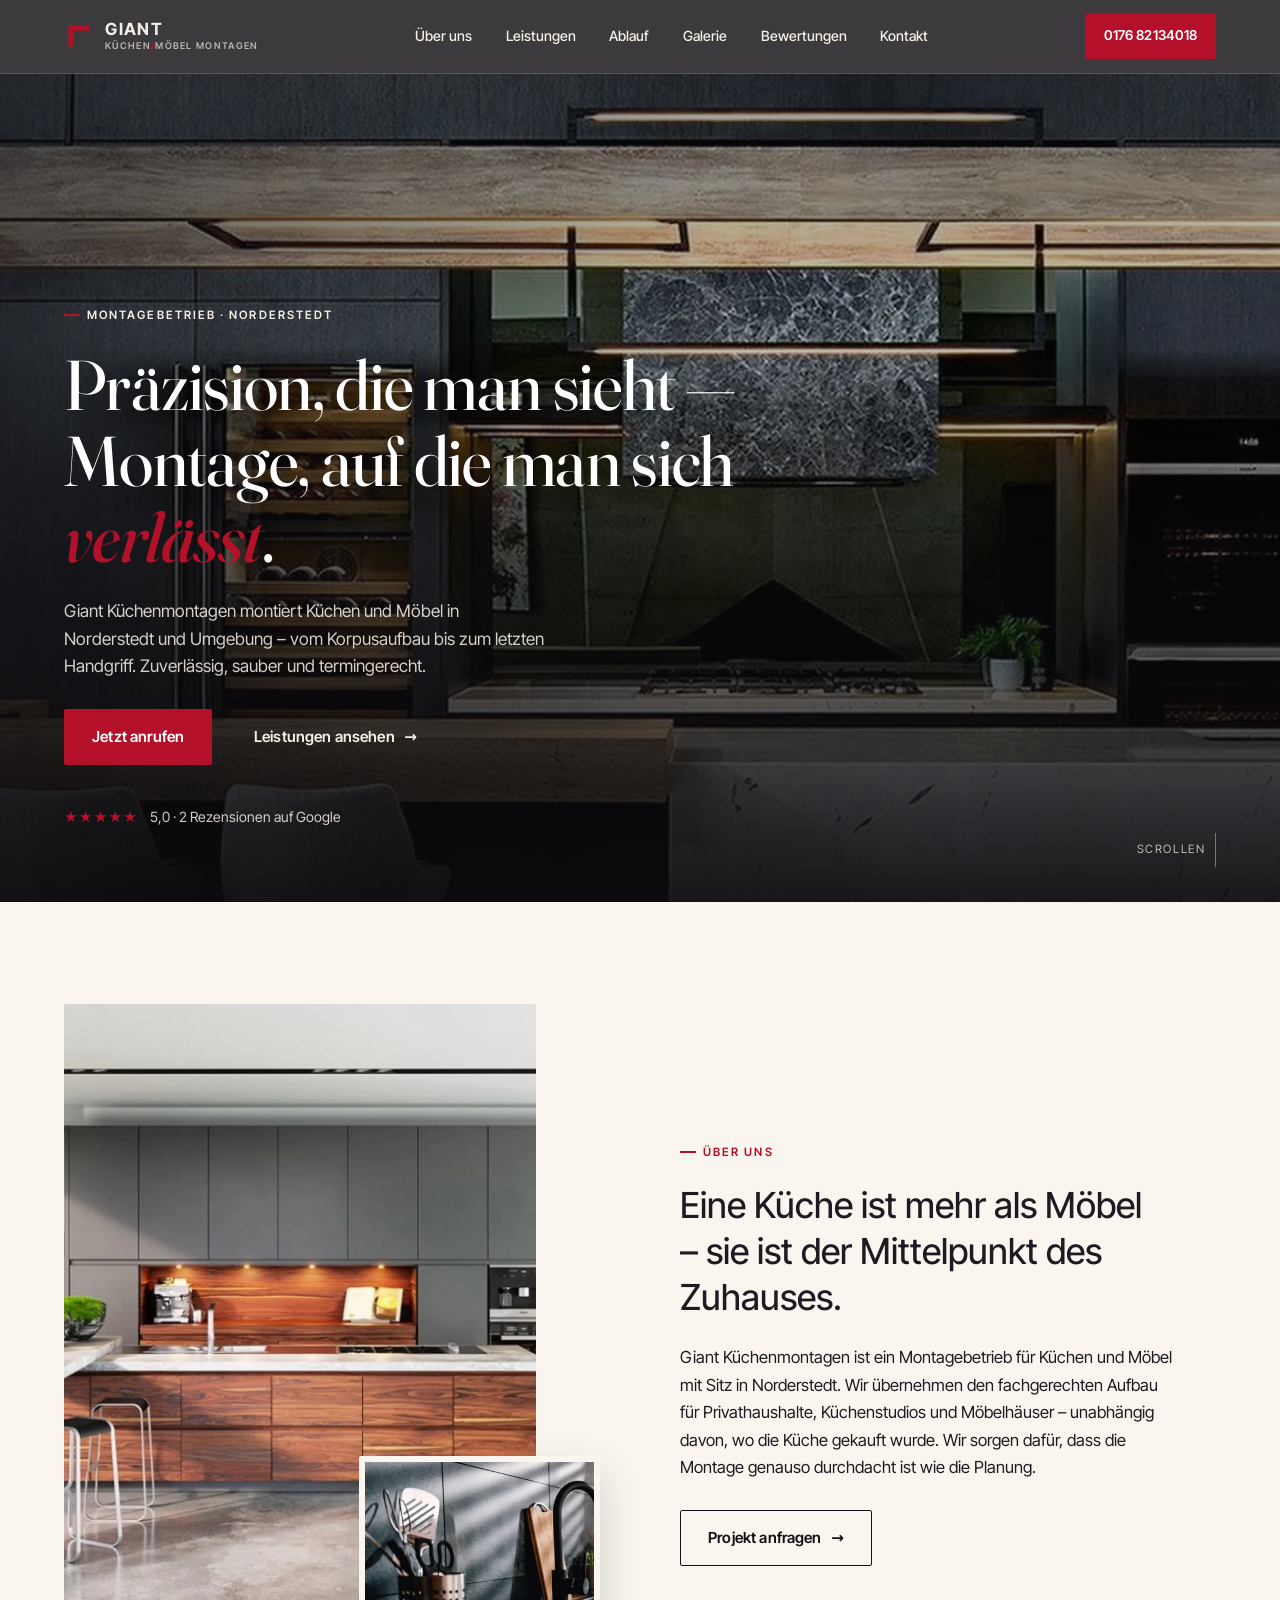
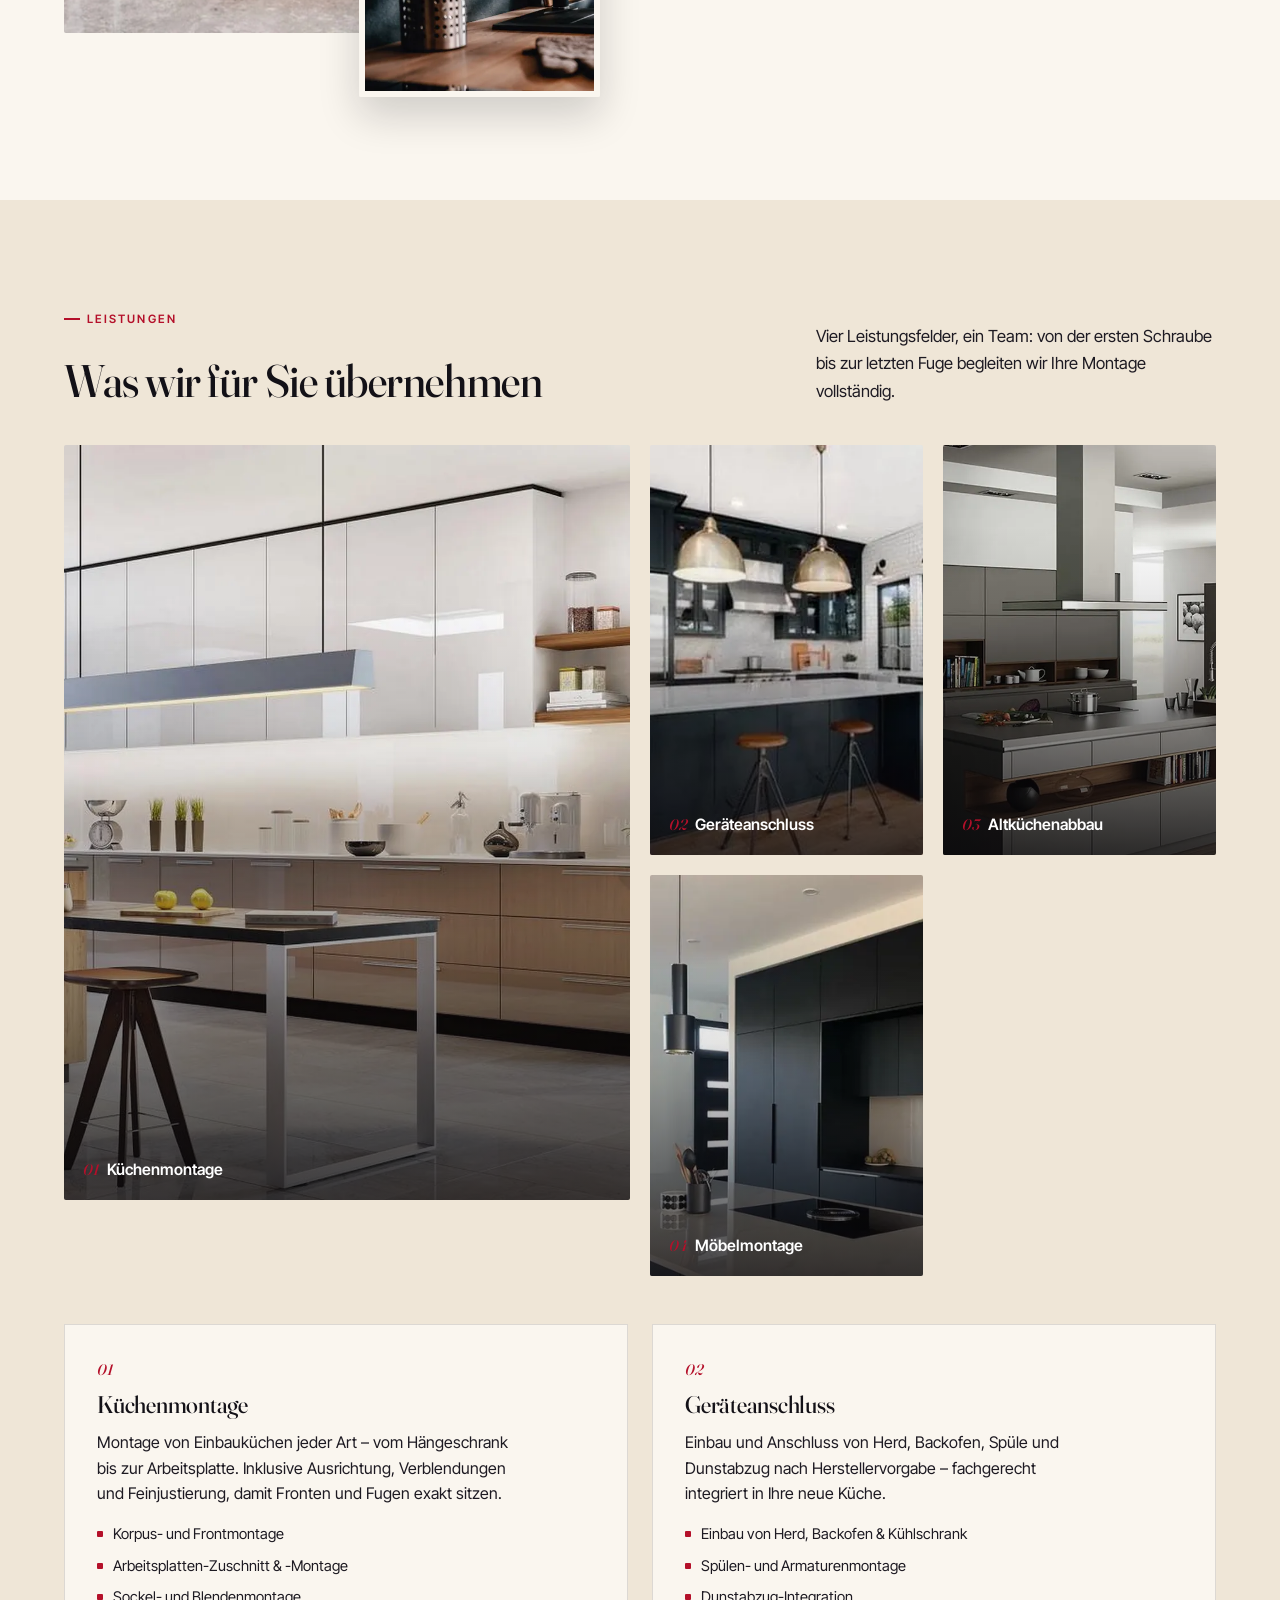
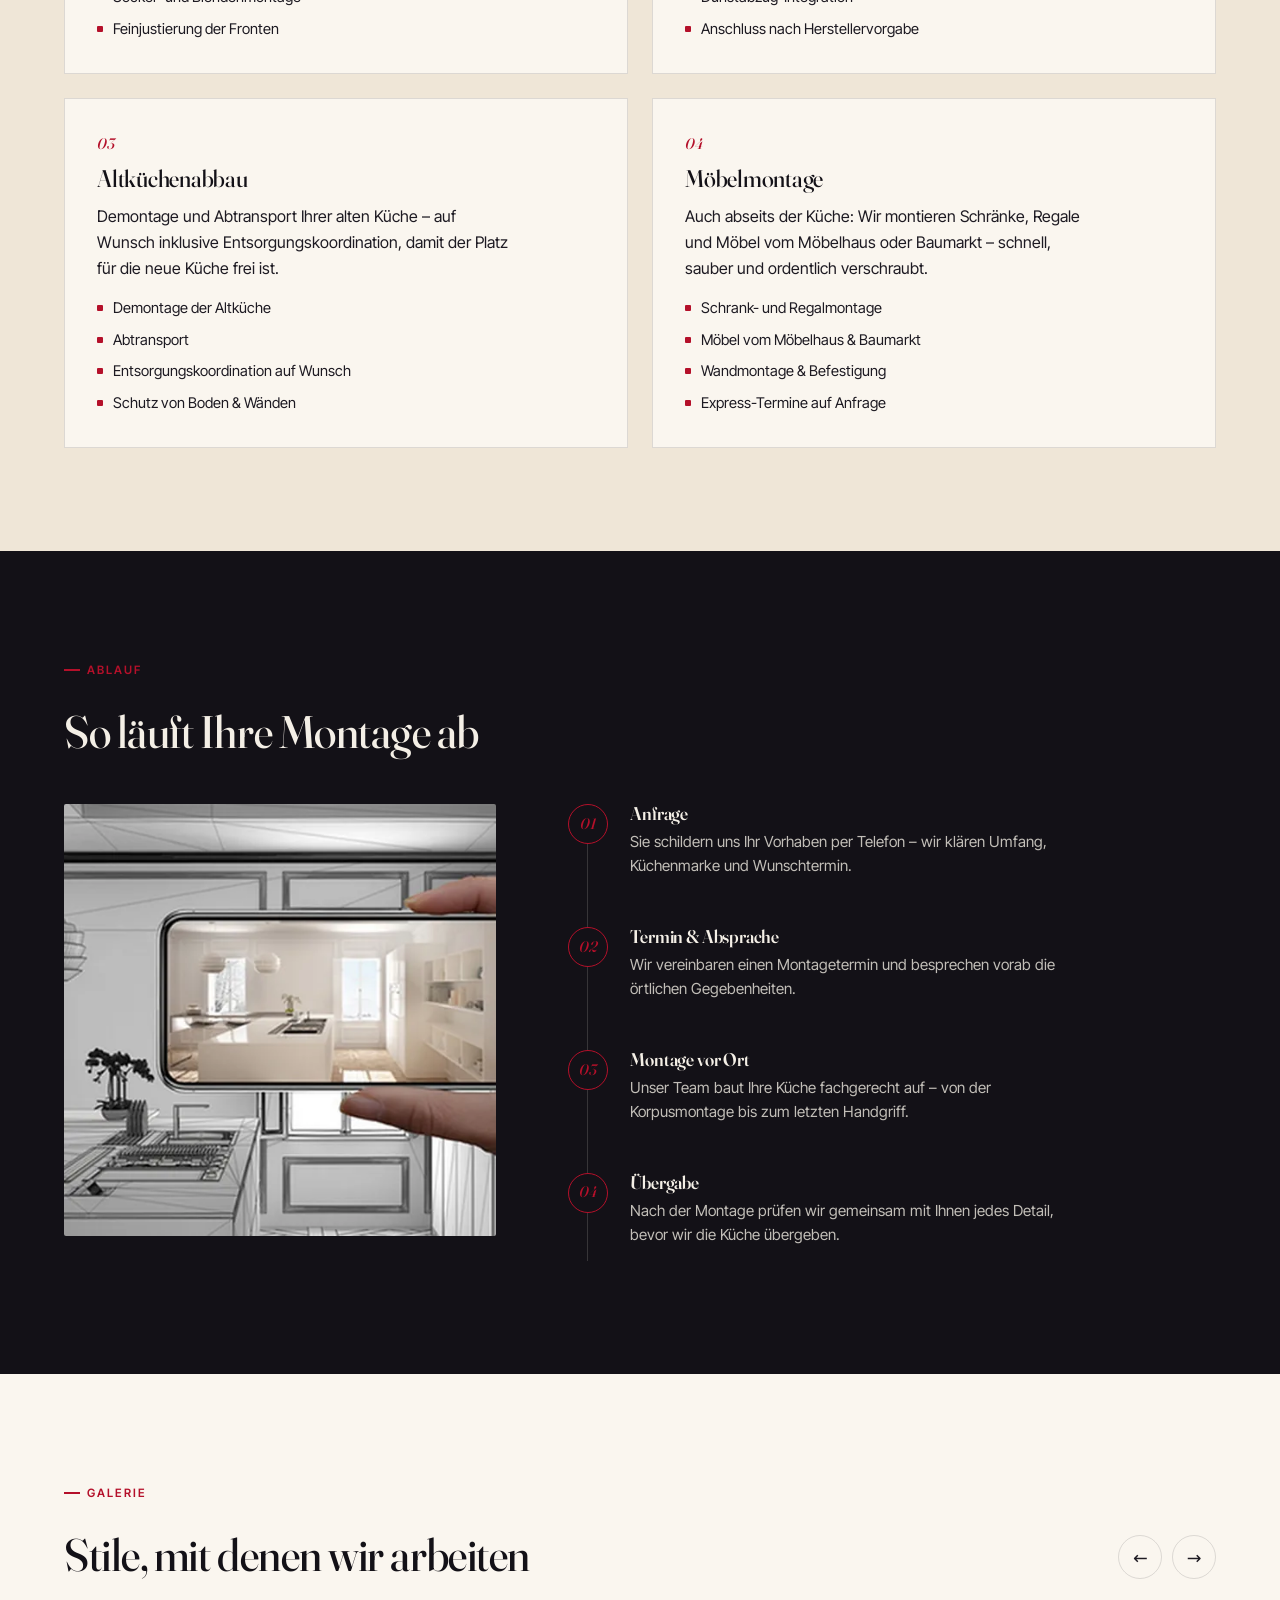
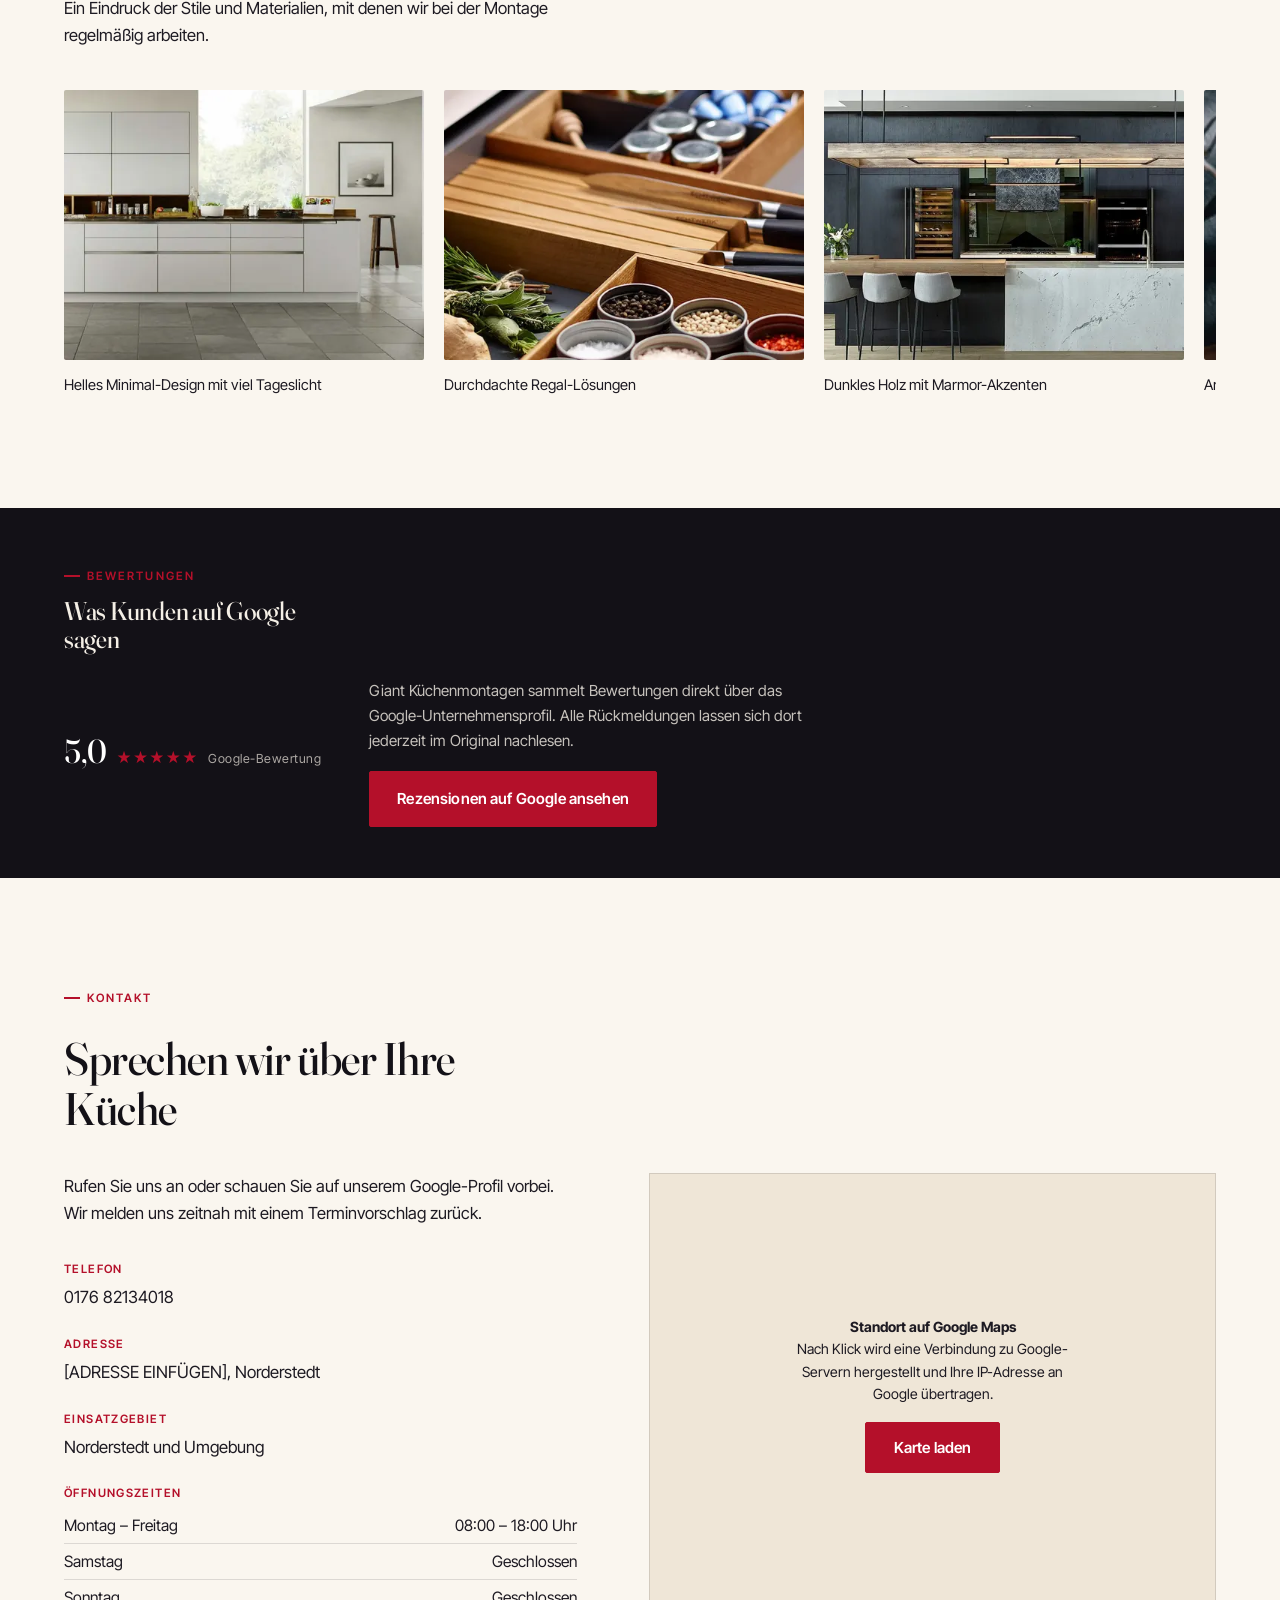
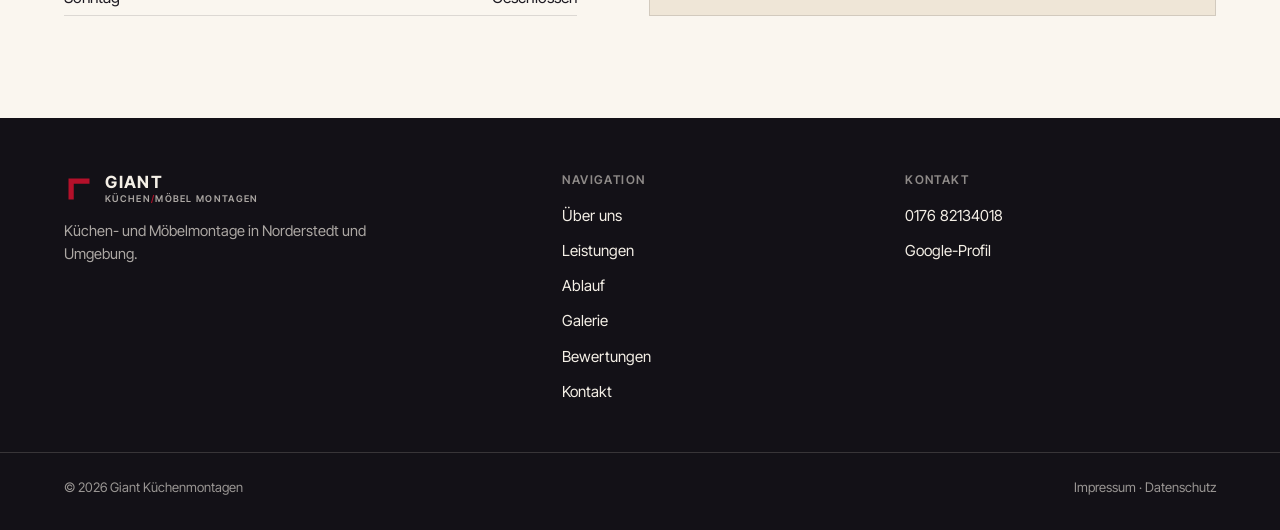
<file: index.html>
<!DOCTYPE html>
<html lang="de">
<head>
<meta charset="UTF-8">
<meta name="viewport" content="width=device-width, initial-scale=1">
<title>Giant Küchenmontagen – Küchen- &amp; Möbelmontage in Norderstedt</title>
<meta name="description" content="Giant Küchenmontagen montiert Küchen und Möbel in Norderstedt und Umgebung – vom Korpusaufbau bis zum Geräteanschluss. Zuverlässig, sauber, termingerecht.">

<link rel="icon" href="favicon.svg" type="image/svg+xml">
<link rel="icon" href="favicon-32.png" sizes="32x32" type="image/png">
<link rel="apple-touch-icon" href="favicon-180.png">

<link rel="preload" href="fonts/intertight-variable.woff2" as="font" type="font/woff2" crossorigin>
<link rel="preload" href="fonts/fraunces-variable.woff2" as="font" type="font/woff2" crossorigin>
<link rel="preload" href="img/hero-montage-schwarz-1200.webp" as="image" fetchpriority="high">

<link rel="stylesheet" href="css/style.css">

<meta property="og:type" content="website">
<meta property="og:title" content="Giant Küchenmontagen – Küchen- &amp; Möbelmontage in Norderstedt">
<meta property="og:description" content="Fachgerechte Montage von Küchen und Möbeln in Norderstedt und Umgebung – vom Korpusaufbau bis zum Geräteanschluss.">
<meta property="og:locale" content="de_DE">

<script type="application/ld+json">
{
  "@context": "https://schema.org",
  "@type": "HomeAndConstructionBusiness",
  "name": "Giant Küchenmontagen",
  "telephone": "+49 176 82134018",
  "address": {
    "@type": "PostalAddress",
    "addressLocality": "Norderstedt",
    "addressCountry": "DE"
  },
  "geo": {
    "@type": "GeoCoordinates",
    "latitude": 53.6799585,
    "longitude": 9.3692336
  },
  "areaServed": "Norderstedt und Umgebung",
  "openingHoursSpecification": [
    {
      "@type": "OpeningHoursSpecification",
      "dayOfWeek": ["Monday", "Tuesday", "Wednesday", "Thursday", "Friday"],
      "opens": "08:00",
      "closes": "18:00"
    }
  ],
  "aggregateRating": {
    "@type": "AggregateRating",
    "ratingValue": "5.0",
    "bestRating": "5",
    "reviewCount": "2"
  }
}
</script>
</head>
<body>
<a class="skip-link" href="#main">Zum Inhalt springen</a>

<header class="site-header">
  <div class="wrap site-header__inner">
    <a class="logo" href="index.html">
      <span class="mark" aria-hidden="true">
        <svg viewBox="0 0 40 40" width="30" height="30"><path d="M6 6H34V13H13V34H6V6Z" fill="#B4102A"/></svg>
      </span>
      <span class="logo__text">
        <span class="logo__name">Giant</span>
        <span class="logo__sub">Küchen<em>/</em>Möbel Montagen</span>
      </span>
    </a>

    <nav class="nav-desktop" aria-label="Hauptnavigation">
      <a href="#ueber-uns">Über uns</a>
      <a href="#leistungen">Leistungen</a>
      <a href="#ablauf">Ablauf</a>
      <a href="#galerie">Galerie</a>
      <a href="#bewertungen">Bewertungen</a>
      <a href="#kontakt">Kontakt</a>
    </nav>

    <div class="header-actions">
      <a class="btn btn--primary" href="tel:+4917682134018">0176 82134018</a>
      <button class="nav-toggle" aria-label="Menü öffnen" aria-expanded="false" aria-controls="nav-mobile">
        <span></span><span></span><span></span>
      </button>
    </div>
  </div>
</header>
<nav class="nav-mobile" id="nav-mobile" aria-label="Mobile Navigation">
  <a href="#ueber-uns">Über uns</a>
  <a href="#leistungen">Leistungen</a>
  <a href="#ablauf">Ablauf</a>
  <a href="#galerie">Galerie</a>
  <a href="#bewertungen">Bewertungen</a>
  <a href="#kontakt">Kontakt</a>
  <a class="btn btn--primary" href="tel:+4917682134018">0176 82134018 anrufen</a>
</nav>

<main id="main">

  <!-- Hero -->
  <section class="hero">
    <div class="hero__media">
      <img
        src="img/hero-montage-schwarz-1200.webp"
        srcset="img/hero-montage-schwarz-640.webp 640w, img/hero-montage-schwarz-1200.webp 1200w"
        sizes="100vw"
        width="1200" height="750"
        alt="Mattschwarze Küchenzeile mit Marmor-Dunstabzug, Weinklimaschrank und warmer Holzüberdachung"
        fetchpriority="high">
    </div>
    <div class="hero__content">
      <span class="eyebrow">Montagebetrieb · Norderstedt</span>
      <h1 class="hero__title">Präzision, die man sieht — Montage, auf die man sich <span class="accent">verlässt</span>.</h1>
      <p class="hero__text">Giant Küchenmontagen montiert Küchen und Möbel in Norderstedt und Umgebung – vom Korpusaufbau bis zum letzten Handgriff. Zuverlässig, sauber und termingerecht.</p>
      <div class="hero__ctas">
        <a class="btn btn--primary" href="tel:+4917682134018">Jetzt anrufen</a>
        <a class="btn btn--ghost-light btn--arrow" href="#leistungen">Leistungen ansehen</a>
      </div>
      <div class="hero__meta">
        <span class="stars" aria-hidden="true">★★★★★</span>
        <span>5,0 · 2 Rezensionen auf Google</span>
      </div>
    </div>
    <div class="hero__scroll" aria-hidden="true">
      <span>Scrollen</span>
      <span class="hero__scroll-line"></span>
    </div>
  </section>

  <!-- Über uns -->
  <section class="section" id="ueber-uns">
    <div class="wrap ueberuns">
      <div class="ueberuns__media reveal">
        <div class="ueberuns__media-main">
          <img
            src="img/ueberuns-haupt-960.webp"
            srcset="img/ueberuns-haupt-500.webp 500w, img/ueberuns-haupt-960.webp 960w"
            sizes="(min-width: 900px) 45vw, 90vw"
            width="960" height="1280"
            alt="Graphitfarbene Küche mit Walnuss-Nischen, Kochinsel und Barhockern"
            loading="lazy">
        </div>
        <div class="ueberuns__media-inset">
          <img
            src="img/ueberuns-detail-640.webp"
            srcset="img/ueberuns-detail-400.webp 400w, img/ueberuns-detail-640.webp 640w"
            sizes="(min-width: 900px) 20vw, 40vw"
            width="640" height="640"
            alt="Nahaufnahme einer Küchenutensilien-Ablage neben einer mattschwarzen Armatur"
            loading="lazy">
        </div>
      </div>
      <div class="ueberuns__text reveal">
        <span class="eyebrow">Über uns</span>
        <p class="headline">Eine Küche ist mehr als Möbel – sie ist der Mittelpunkt des Zuhauses.</p>
        <p class="lede">Giant Küchenmontagen ist ein Montagebetrieb für Küchen und Möbel mit Sitz in Norderstedt. Wir übernehmen den fachgerechten Aufbau für Privathaushalte, Küchenstudios und Möbelhäuser – unabhängig davon, wo die Küche gekauft wurde. Wir sorgen dafür, dass die Montage genauso durchdacht ist wie die Planung.</p>
        <a class="btn btn--ghost btn--arrow" href="#kontakt" style="margin-top:1.75rem;">Projekt anfragen</a>
      </div>
    </div>
  </section>

  <!-- Leistungen -->
  <section class="section section--paper-deep" id="leistungen">
    <div class="wrap">
      <div class="section-head section-head--split">
        <div>
          <span class="eyebrow reveal">Leistungen</span>
          <h2 class="headline reveal">Was wir für Sie übernehmen</h2>
        </div>
        <p class="lede reveal">Vier Leistungsfelder, ein Team: von der ersten Schraube bis zur letzten Fuge begleiten wir Ihre Montage vollständig.</p>
      </div>

      <div class="bento reveal">
        <a class="bento__item bento__item--a" href="#leistung-montage">
          <img
            src="img/leistung-montage-900.webp"
            srcset="img/leistung-montage-480.webp 480w, img/leistung-montage-900.webp 900w"
            sizes="(min-width: 860px) 50vw, 90vw"
            width="900" height="1200"
            alt="Helle Holzküche mit Kochinsel und freistehendem Esstisch"
            loading="lazy">
          <span class="bento__label"><span class="bento__label-index">01</span><span class="bento__label-text">Küchenmontage</span></span>
        </a>
        <a class="bento__item bento__item--b" href="#leistung-geraete">
          <img
            src="img/leistung-geraete-900.webp"
            srcset="img/leistung-geraete-480.webp 480w, img/leistung-geraete-900.webp 900w"
            sizes="(min-width: 860px) 25vw, 45vw"
            width="900" height="900"
            alt="Dunkelblaue Kücheninsel mit messingfarbenen Pendelleuchten"
            loading="lazy">
          <span class="bento__label"><span class="bento__label-index">02</span><span class="bento__label-text">Geräteanschluss</span></span>
        </a>
        <a class="bento__item bento__item--c" href="#leistung-abbau">
          <img
            src="img/leistung-abbau-900.webp"
            srcset="img/leistung-abbau-480.webp 480w, img/leistung-abbau-900.webp 900w"
            sizes="(min-width: 860px) 25vw, 45vw"
            width="900" height="1350"
            alt="Offene, graue Küche mit Blick auf eine Treppe im Hintergrund"
            loading="lazy">
          <span class="bento__label"><span class="bento__label-index">03</span><span class="bento__label-text">Altküchenabbau</span></span>
        </a>
        <a class="bento__item bento__item--d" href="#leistung-moebel">
          <img
            src="img/leistung-moebel-900.webp"
            srcset="img/leistung-moebel-480.webp 480w, img/leistung-moebel-900.webp 900w"
            sizes="(min-width: 860px) 25vw, 90vw"
            width="900" height="900"
            alt="Mattschwarze Hochschränke mit schlanken Pendelleuchten"
            loading="lazy">
          <span class="bento__label"><span class="bento__label-index">04</span><span class="bento__label-text">Möbelmontage</span></span>
        </a>
      </div>

      <div class="leistung-cards">
        <div class="leistung-card reveal" id="leistung-montage">
          <span class="leistung-card__index">01</span>
          <h3>Küchenmontage</h3>
          <p>Montage von Einbauküchen jeder Art – vom Hängeschrank bis zur Arbeitsplatte. Inklusive Ausrichtung, Verblendungen und Feinjustierung, damit Fronten und Fugen exakt sitzen.</p>
          <ul class="leistung-card__list">
            <li>Korpus- und Frontmontage</li>
            <li>Arbeitsplatten-Zuschnitt &amp; -Montage</li>
            <li>Sockel- und Blendenmontage</li>
            <li>Feinjustierung der Fronten</li>
          </ul>
        </div>
        <div class="leistung-card reveal" id="leistung-geraete">
          <span class="leistung-card__index">02</span>
          <h3>Geräteanschluss</h3>
          <p>Einbau und Anschluss von Herd, Backofen, Spüle und Dunstabzug nach Herstellervorgabe – fachgerecht integriert in Ihre neue Küche.</p>
          <ul class="leistung-card__list">
            <li>Einbau von Herd, Backofen &amp; Kühlschrank</li>
            <li>Spülen- und Armaturenmontage</li>
            <li>Dunstabzug-Integration</li>
            <li>Anschluss nach Herstellervorgabe</li>
          </ul>
        </div>
        <div class="leistung-card reveal" id="leistung-abbau">
          <span class="leistung-card__index">03</span>
          <h3>Altküchenabbau</h3>
          <p>Demontage und Abtransport Ihrer alten Küche – auf Wunsch inklusive Entsorgungskoordination, damit der Platz für die neue Küche frei ist.</p>
          <ul class="leistung-card__list">
            <li>Demontage der Altküche</li>
            <li>Abtransport</li>
            <li>Entsorgungskoordination auf Wunsch</li>
            <li>Schutz von Boden &amp; Wänden</li>
          </ul>
        </div>
        <div class="leistung-card reveal" id="leistung-moebel">
          <span class="leistung-card__index">04</span>
          <h3>Möbelmontage</h3>
          <p>Auch abseits der Küche: Wir montieren Schränke, Regale und Möbel vom Möbelhaus oder Baumarkt – schnell, sauber und ordentlich verschraubt.</p>
          <ul class="leistung-card__list">
            <li>Schrank- und Regalmontage</li>
            <li>Möbel vom Möbelhaus &amp; Baumarkt</li>
            <li>Wandmontage &amp; Befestigung</li>
            <li>Express-Termine auf Anfrage</li>
          </ul>
        </div>
      </div>
    </div>
  </section>

  <!-- Ablauf -->
  <section class="section section--ink" id="ablauf">
    <div class="wrap">
      <span class="eyebrow reveal">Ablauf</span>
      <h2 class="headline reveal">So läuft Ihre Montage ab</h2>

      <div class="ablauf">
        <div class="ablauf__media reveal">
          <img
            src="img/ablauf-planung-960.webp"
            srcset="img/ablauf-planung-500.webp 500w, img/ablauf-planung-960.webp 960w"
            sizes="(min-width: 960px) 35vw, 90vw"
            width="960" height="960"
            alt="Visualisierung einer Küchenplanung per Smartphone über einer technischen Zeichnung"
            loading="lazy">
        </div>
        <div class="timeline reveal">
          <div class="timeline__step">
            <span class="timeline__index" aria-hidden="true">01</span>
            <div>
              <h3>Anfrage</h3>
              <p>Sie schildern uns Ihr Vorhaben per Telefon – wir klären Umfang, Küchenmarke und Wunschtermin.</p>
            </div>
          </div>
          <div class="timeline__step">
            <span class="timeline__index" aria-hidden="true">02</span>
            <div>
              <h3>Termin &amp; Absprache</h3>
              <p>Wir vereinbaren einen Montagetermin und besprechen vorab die örtlichen Gegebenheiten.</p>
            </div>
          </div>
          <div class="timeline__step">
            <span class="timeline__index" aria-hidden="true">03</span>
            <div>
              <h3>Montage vor Ort</h3>
              <p>Unser Team baut Ihre Küche fachgerecht auf – von der Korpusmontage bis zum letzten Handgriff.</p>
            </div>
          </div>
          <div class="timeline__step">
            <span class="timeline__index" aria-hidden="true">04</span>
            <div>
              <h3>Übergabe</h3>
              <p>Nach der Montage prüfen wir gemeinsam mit Ihnen jedes Detail, bevor wir die Küche übergeben.</p>
            </div>
          </div>
        </div>
      </div>
    </div>
  </section>

  <!-- Galerie -->
  <section class="section" id="galerie">
    <div class="wrap">
      <div class="galerie__head">
        <div>
          <span class="eyebrow reveal">Galerie</span>
          <h2 class="headline reveal">Stile, mit denen wir arbeiten</h2>
        </div>
        <div class="galerie__nav reveal">
          <button type="button" data-scroll="-1" aria-label="Galerie nach links scrollen">←</button>
          <button type="button" data-scroll="1" aria-label="Galerie nach rechts scrollen">→</button>
        </div>
      </div>
      <p class="lede reveal" style="margin-top:1rem;">Ein Eindruck der Stile und Materialien, mit denen wir bei der Montage regelmäßig arbeiten.</p>

      <div class="galerie__track reveal" id="galerie-track" tabindex="0" aria-label="Galerie, horizontal scrollbar">
        <figure class="galerie__card">
          <div class="galerie__card-media">
            <img
              src="img/galerie-minimal-weiss-900.webp"
              srcset="img/galerie-minimal-weiss-480.webp 480w, img/galerie-minimal-weiss-900.webp 900w"
              sizes="360px"
              width="900" height="675"
              alt="Helle, minimalistische Küche mit großem Fenster"
              loading="lazy">
          </div>
          <figcaption class="galerie__card-caption">Helles Minimal-Design mit viel Tageslicht</figcaption>
        </figure>
        <figure class="galerie__card">
          <div class="galerie__card-media">
            <img
              src="img/galerie-offenes-regal-900.webp"
              srcset="img/galerie-offenes-regal-480.webp 480w, img/galerie-offenes-regal-900.webp 900w"
              sizes="360px"
              width="900" height="675"
              alt="Offene Regal-Lösung mit Geschirr und Küchenutensilien"
              loading="lazy">
          </div>
          <figcaption class="galerie__card-caption">Durchdachte Regal-Lösungen</figcaption>
        </figure>
        <figure class="galerie__card">
          <div class="galerie__card-media">
            <img
              src="img/galerie-marmor-insel-900.webp"
              srcset="img/galerie-marmor-insel-480.webp 480w, img/galerie-marmor-insel-900.webp 900w"
              sizes="360px"
              width="900" height="675"
              alt="Dunkle Kochinsel mit Marmor-Dunstabzug und Weinklimaschrank"
              loading="lazy">
          </div>
          <figcaption class="galerie__card-caption">Dunkles Holz mit Marmor-Akzenten</figcaption>
        </figure>
        <figure class="galerie__card">
          <div class="galerie__card-media">
            <img
              src="img/galerie-armatur-detail-900.webp"
              srcset="img/galerie-armatur-detail-480.webp 480w, img/galerie-armatur-detail-900.webp 900w"
              sizes="360px"
              width="900" height="675"
              alt="Mattschwarze Armatur neben einem Schneidebrett aus Holz"
              loading="lazy">
          </div>
          <figcaption class="galerie__card-caption">Armatur- und Detailmontage in Mattschwarz</figcaption>
        </figure>
      </div>
    </div>
  </section>

  <!-- Bewertungen -->
  <section class="section section--ink section--compact" id="bewertungen">
    <div class="wrap">
      <span class="eyebrow reveal">Bewertungen</span>
      <h2 class="headline bewertungen-headline reveal">Was Kunden auf Google sagen</h2>

      <div class="bewertung-banner reveal">
        <div class="bewertung-score">
          <span class="bewertung-score__num">5,0</span>
          <span class="stars" aria-hidden="true">★★★★★</span>
          <span class="bewertung-score__label">Google-Bewertung</span>
        </div>
        <div class="bewertung-text">
          <p class="lede">Giant Küchenmontagen sammelt Bewertungen direkt über das Google-Unternehmensprofil. Alle Rückmeldungen lassen sich dort jederzeit im Original nachlesen.</p>
          <a class="btn btn--primary" href="https://www.google.com/maps/place/Giant+K%C3%BCchenmontagen/@0,0,9z/data=!4m19!1m10!3m9!1s0x6337b4d346b1dd51:0x238fac56518d0ff9!2sGiant+K%C3%BCchenmontagen!8m2!3d53.6799585!4d9.3692336!10e5!14m1!1BCgIgAQ!16s%2Fg%2F11s0gf48rt!3m7!1s0x6337b4d346b1dd51:0x238fac56518d0ff9!8m2!3d53.6799585!4d9.3692336!9m1!1b1!16s%2Fg%2F11s0gf48rt?entry=ttu&amp;g_ep=EgoyMDI2MDkzMC4wIKXMDSoASAFQAw%3D%3D" target="_blank" rel="noopener">Rezensionen auf Google ansehen</a>
        </div>
      </div>
    </div>
  </section>

  <!-- Kontakt -->
  <section class="section" id="kontakt">
    <div class="wrap">
      <span class="eyebrow reveal">Kontakt</span>
      <h2 class="headline reveal">Sprechen wir über Ihre Küche</h2>

      <div class="kontakt reveal">
        <div>
          <p class="lede">Rufen Sie uns an oder schauen Sie auf unserem Google-Profil vorbei. Wir melden uns zeitnah mit einem Terminvorschlag zurück.</p>

          <dl class="kontakt-list" style="margin-top:2rem;">
            <div class="kontakt-item">
              <dt>Telefon</dt>
              <dd><a href="tel:+4917682134018">0176 82134018</a></dd>
            </div>
            <div class="kontakt-item">
              <dt>Adresse</dt>
              <dd>[ADRESSE EINFÜGEN], Norderstedt</dd>
            </div>
            <div class="kontakt-item">
              <dt>Einsatzgebiet</dt>
              <dd>Norderstedt und Umgebung</dd>
            </div>
            <div class="kontakt-item">
              <dt>Öffnungszeiten</dt>
              <dd>
                <table class="hours-table">
                  <tbody>
                    <tr><td>Montag – Freitag</td><td>08:00 – 18:00 Uhr</td></tr>
                    <tr><td>Samstag</td><td>Geschlossen</td></tr>
                    <tr><td>Sonntag</td><td>Geschlossen</td></tr>
                  </tbody>
                </table>
              </dd>
            </div>
          </dl>
        </div>

        <div class="map-box" data-map-src="https://www.google.com/maps?q=53.6799585,9.3692336&amp;z=14&amp;output=embed">
          <p><strong>Standort auf Google Maps</strong><br>Nach Klick wird eine Verbindung zu Google-Servern hergestellt und Ihre IP-Adresse an Google übertragen.</p>
          <button class="btn btn--primary" type="button" data-load-map>Karte laden</button>
        </div>
      </div>
    </div>
  </section>

</main>

<footer class="site-footer">
  <div class="wrap footer-grid">
    <div>
      <a class="logo" href="index.html">
        <span class="mark" aria-hidden="true">
          <svg viewBox="0 0 40 40" width="30" height="30"><path d="M6 6H34V13H13V34H6V6Z" fill="#B4102A"/></svg>
        </span>
        <span class="logo__text">
          <span class="logo__name">Giant</span>
          <span class="logo__sub">Küchen<em>/</em>Möbel Montagen</span>
        </span>
      </a>
      <p class="footer-tagline">Küchen- und Möbelmontage in Norderstedt und Umgebung.</p>
    </div>

    <div class="footer-col">
      <h3>Navigation</h3>
      <ul>
        <li><a href="#ueber-uns">Über uns</a></li>
        <li><a href="#leistungen">Leistungen</a></li>
        <li><a href="#ablauf">Ablauf</a></li>
        <li><a href="#galerie">Galerie</a></li>
        <li><a href="#bewertungen">Bewertungen</a></li>
        <li><a href="#kontakt">Kontakt</a></li>
      </ul>
    </div>

    <div class="footer-col">
      <h3>Kontakt</h3>
      <ul>
        <li><a href="tel:+4917682134018">0176 82134018</a></li>
        <li><a href="https://www.google.com/maps/place/Giant+K%C3%BCchenmontagen/@0,0,9z/data=!4m19!1m10!3m9!1s0x6337b4d346b1dd51:0x238fac56518d0ff9!2sGiant+K%C3%BCchenmontagen!8m2!3d53.6799585!4d9.3692336!10e5!14m1!1BCgIgAQ!16s%2Fg%2F11s0gf48rt!3m7!1s0x6337b4d346b1dd51:0x238fac56518d0ff9!8m2!3d53.6799585!4d9.3692336!9m1!1b1!16s%2Fg%2F11s0gf48rt?entry=ttu&amp;g_ep=EgoyMDI2MDkzMC4wIKXMDSoASAFQAw%3D%3D" target="_blank" rel="noopener">Google-Profil</a></li>
      </ul>
    </div>
  </div>

  <div class="wrap footer-bottom">
    <span>© 2026 Giant Küchenmontagen</span>
    <span><a href="impressum.html">Impressum</a> · <a href="datenschutz.html">Datenschutz</a></span>
  </div>
</footer>

<script src="js/main.js"></script>
</body>
</html>
</file>
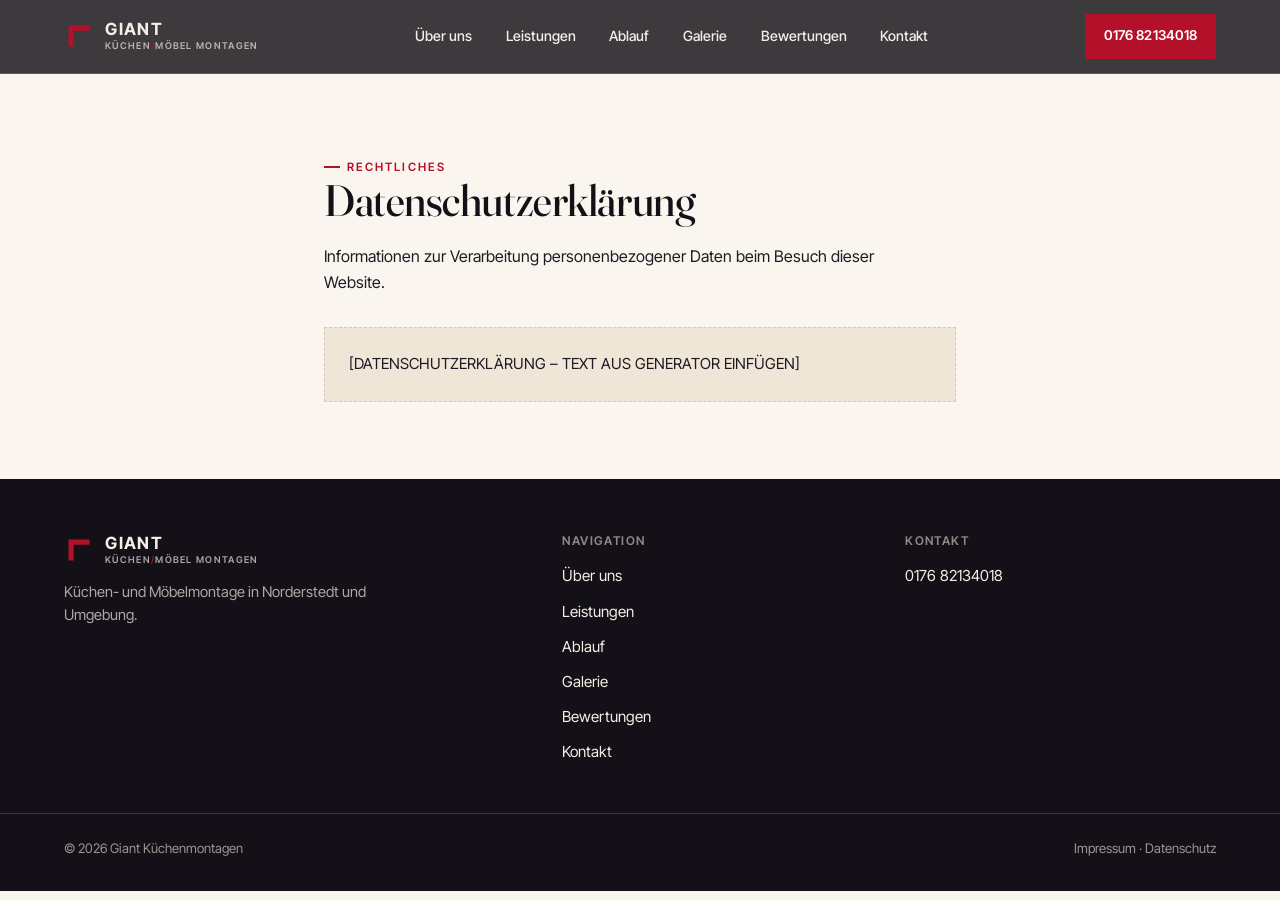
<file: datenschutz.html>
<!DOCTYPE html>
<html lang="de">
<head>
<meta charset="UTF-8">
<meta name="viewport" content="width=device-width, initial-scale=1">
<title>Datenschutz – Giant Küchenmontagen</title>
<meta name="description" content="Datenschutzerklärung von Giant Küchenmontagen, Küchen- und Möbelmontage in Norderstedt und Umgebung.">

<link rel="icon" href="favicon.svg" type="image/svg+xml">
<link rel="icon" href="favicon-32.png" sizes="32x32" type="image/png">
<link rel="apple-touch-icon" href="favicon-180.png">

<link rel="preload" href="fonts/intertight-variable.woff2" as="font" type="font/woff2" crossorigin>
<link rel="stylesheet" href="css/style.css">
</head>
<body>
<a class="skip-link" href="#main">Zum Inhalt springen</a>

<header class="site-header">
  <div class="wrap site-header__inner">
    <a class="logo" href="index.html">
      <span class="mark" aria-hidden="true">
        <svg viewBox="0 0 40 40" width="30" height="30"><path d="M6 6H34V13H13V34H6V6Z" fill="#B4102A"/></svg>
      </span>
      <span class="logo__text">
        <span class="logo__name">Giant</span>
        <span class="logo__sub">Küchen<em>/</em>Möbel Montagen</span>
      </span>
    </a>

    <nav class="nav-desktop" aria-label="Hauptnavigation">
      <a href="index.html#ueber-uns">Über uns</a>
      <a href="index.html#leistungen">Leistungen</a>
      <a href="index.html#ablauf">Ablauf</a>
      <a href="index.html#galerie">Galerie</a>
      <a href="index.html#bewertungen">Bewertungen</a>
      <a href="index.html#kontakt">Kontakt</a>
    </nav>

    <div class="header-actions">
      <a class="btn btn--primary" href="tel:+4917682134018">0176 82134018</a>
      <button class="nav-toggle" aria-label="Menü öffnen" aria-expanded="false" aria-controls="nav-mobile">
        <span></span><span></span><span></span>
      </button>
    </div>
  </div>
</header>
<nav class="nav-mobile" id="nav-mobile" aria-label="Mobile Navigation">
  <a href="index.html#ueber-uns">Über uns</a>
  <a href="index.html#leistungen">Leistungen</a>
  <a href="index.html#ablauf">Ablauf</a>
  <a href="index.html#galerie">Galerie</a>
  <a href="index.html#bewertungen">Bewertungen</a>
  <a href="index.html#kontakt">Kontakt</a>
  <a class="btn btn--primary" href="tel:+4917682134018">0176 82134018 anrufen</a>
</nav>

<main id="main">
  <section class="legal">
    <div class="wrap">
      <span class="eyebrow">Rechtliches</span>
      <h1>Datenschutzerklärung</h1>
      <p class="legal__intro">Informationen zur Verarbeitung personenbezogener Daten beim Besuch dieser Website.</p>
      <div class="legal__placeholder">
        [DATENSCHUTZERKLÄRUNG – TEXT AUS GENERATOR EINFÜGEN]
      </div>
    </div>
  </section>
</main>

<footer class="site-footer">
  <div class="wrap footer-grid">
    <div>
      <a class="logo" href="index.html">
        <span class="mark" aria-hidden="true">
          <svg viewBox="0 0 40 40" width="30" height="30"><path d="M6 6H34V13H13V34H6V6Z" fill="#B4102A"/></svg>
        </span>
        <span class="logo__text">
          <span class="logo__name">Giant</span>
          <span class="logo__sub">Küchen<em>/</em>Möbel Montagen</span>
        </span>
      </a>
      <p class="footer-tagline">Küchen- und Möbelmontage in Norderstedt und Umgebung.</p>
    </div>

    <div class="footer-col">
      <h3>Navigation</h3>
      <ul>
        <li><a href="index.html#ueber-uns">Über uns</a></li>
        <li><a href="index.html#leistungen">Leistungen</a></li>
        <li><a href="index.html#ablauf">Ablauf</a></li>
        <li><a href="index.html#galerie">Galerie</a></li>
        <li><a href="index.html#bewertungen">Bewertungen</a></li>
        <li><a href="index.html#kontakt">Kontakt</a></li>
      </ul>
    </div>

    <div class="footer-col">
      <h3>Kontakt</h3>
      <ul>
        <li><a href="tel:+4917682134018">0176 82134018</a></li>
      </ul>
    </div>
  </div>

  <div class="wrap footer-bottom">
    <span>© 2026 Giant Küchenmontagen</span>
    <span><a href="impressum.html">Impressum</a> · <a href="datenschutz.html">Datenschutz</a></span>
  </div>
</footer>

<script src="js/main.js"></script>
</body>
</html>
</file>
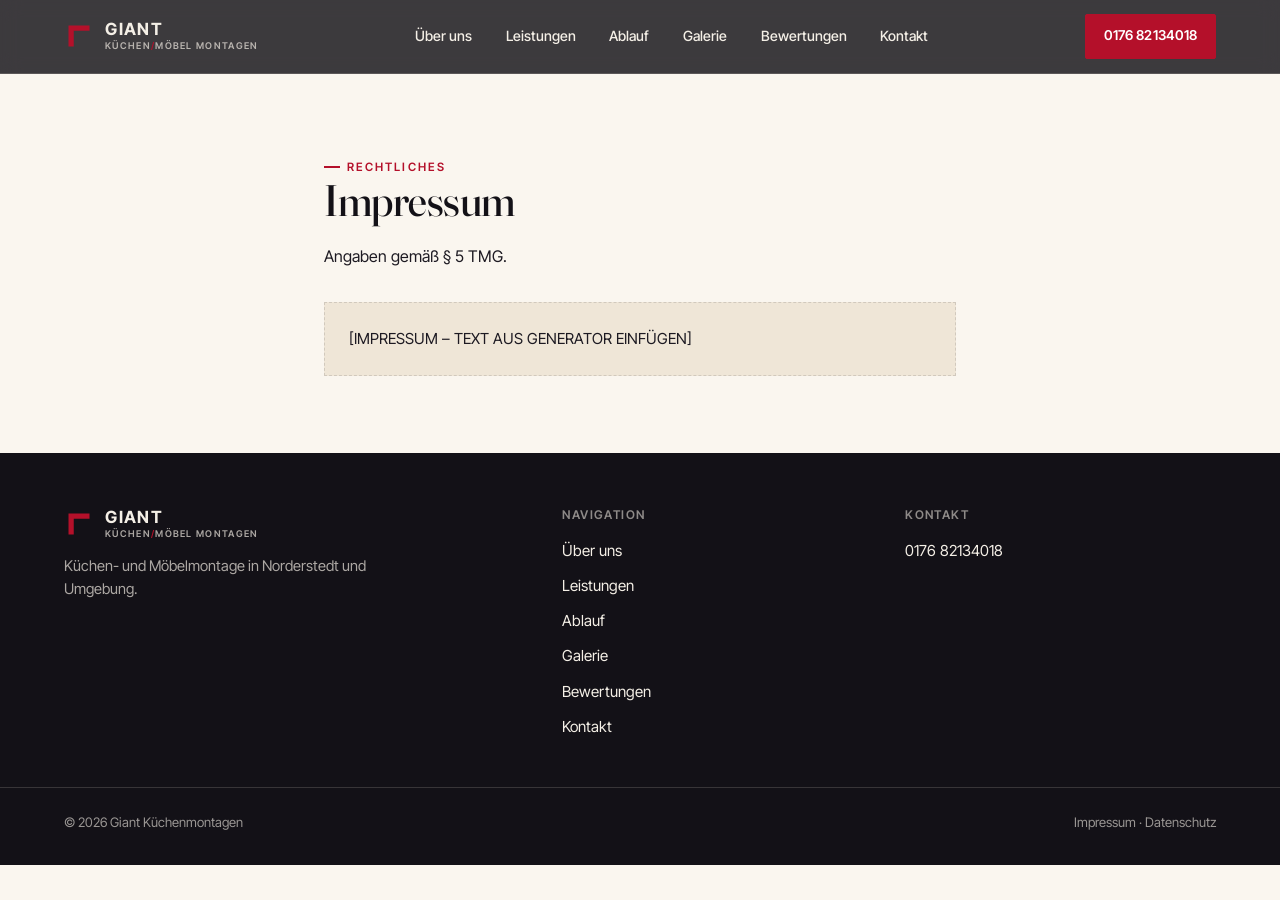
<file: impressum.html>
<!DOCTYPE html>
<html lang="de">
<head>
<meta charset="UTF-8">
<meta name="viewport" content="width=device-width, initial-scale=1">
<title>Impressum – Giant Küchenmontagen</title>
<meta name="description" content="Impressum von Giant Küchenmontagen, Küchen- und Möbelmontage in Norderstedt und Umgebung.">

<link rel="icon" href="favicon.svg" type="image/svg+xml">
<link rel="icon" href="favicon-32.png" sizes="32x32" type="image/png">
<link rel="apple-touch-icon" href="favicon-180.png">

<link rel="preload" href="fonts/intertight-variable.woff2" as="font" type="font/woff2" crossorigin>
<link rel="stylesheet" href="css/style.css">
</head>
<body>
<a class="skip-link" href="#main">Zum Inhalt springen</a>

<header class="site-header">
  <div class="wrap site-header__inner">
    <a class="logo" href="index.html">
      <span class="mark" aria-hidden="true">
        <svg viewBox="0 0 40 40" width="30" height="30"><path d="M6 6H34V13H13V34H6V6Z" fill="#B4102A"/></svg>
      </span>
      <span class="logo__text">
        <span class="logo__name">Giant</span>
        <span class="logo__sub">Küchen<em>/</em>Möbel Montagen</span>
      </span>
    </a>

    <nav class="nav-desktop" aria-label="Hauptnavigation">
      <a href="index.html#ueber-uns">Über uns</a>
      <a href="index.html#leistungen">Leistungen</a>
      <a href="index.html#ablauf">Ablauf</a>
      <a href="index.html#galerie">Galerie</a>
      <a href="index.html#bewertungen">Bewertungen</a>
      <a href="index.html#kontakt">Kontakt</a>
    </nav>

    <div class="header-actions">
      <a class="btn btn--primary" href="tel:+4917682134018">0176 82134018</a>
      <button class="nav-toggle" aria-label="Menü öffnen" aria-expanded="false" aria-controls="nav-mobile">
        <span></span><span></span><span></span>
      </button>
    </div>
  </div>
</header>
<nav class="nav-mobile" id="nav-mobile" aria-label="Mobile Navigation">
  <a href="index.html#ueber-uns">Über uns</a>
  <a href="index.html#leistungen">Leistungen</a>
  <a href="index.html#ablauf">Ablauf</a>
  <a href="index.html#galerie">Galerie</a>
  <a href="index.html#bewertungen">Bewertungen</a>
  <a href="index.html#kontakt">Kontakt</a>
  <a class="btn btn--primary" href="tel:+4917682134018">0176 82134018 anrufen</a>
</nav>

<main id="main">
  <section class="legal">
    <div class="wrap">
      <span class="eyebrow">Rechtliches</span>
      <h1>Impressum</h1>
      <p class="legal__intro">Angaben gemäß § 5 TMG.</p>
      <div class="legal__placeholder">
        [IMPRESSUM – TEXT AUS GENERATOR EINFÜGEN]
      </div>
    </div>
  </section>
</main>

<footer class="site-footer">
  <div class="wrap footer-grid">
    <div>
      <a class="logo" href="index.html">
        <span class="mark" aria-hidden="true">
          <svg viewBox="0 0 40 40" width="30" height="30"><path d="M6 6H34V13H13V34H6V6Z" fill="#B4102A"/></svg>
        </span>
        <span class="logo__text">
          <span class="logo__name">Giant</span>
          <span class="logo__sub">Küchen<em>/</em>Möbel Montagen</span>
        </span>
      </a>
      <p class="footer-tagline">Küchen- und Möbelmontage in Norderstedt und Umgebung.</p>
    </div>

    <div class="footer-col">
      <h3>Navigation</h3>
      <ul>
        <li><a href="index.html#ueber-uns">Über uns</a></li>
        <li><a href="index.html#leistungen">Leistungen</a></li>
        <li><a href="index.html#ablauf">Ablauf</a></li>
        <li><a href="index.html#galerie">Galerie</a></li>
        <li><a href="index.html#bewertungen">Bewertungen</a></li>
        <li><a href="index.html#kontakt">Kontakt</a></li>
      </ul>
    </div>

    <div class="footer-col">
      <h3>Kontakt</h3>
      <ul>
        <li><a href="tel:+4917682134018">0176 82134018</a></li>
      </ul>
    </div>
  </div>

  <div class="wrap footer-bottom">
    <span>© 2026 Giant Küchenmontagen</span>
    <span><a href="impressum.html">Impressum</a> · <a href="datenschutz.html">Datenschutz</a></span>
  </div>
</footer>

<script src="js/main.js"></script>
</body>
</html>
</file>
<file: css/style.css>
/* ==========================================================================
   Giant Küchenmontagen — Stylesheet (Editorial / Bento Variante)
   Fonts: Fraunces (Display, self-hosted) + Inter Tight (Text, self-hosted)
   ========================================================================== */

@font-face {
  font-family: "Fraunces";
  src: url("../fonts/fraunces-variable.woff2") format("woff2");
  font-weight: 300 700;
  font-style: normal;
  font-display: swap;
}

@font-face {
  font-family: "Fraunces";
  src: url("../fonts/fraunces-italic.woff2") format("woff2");
  font-weight: 400 600;
  font-style: italic;
  font-display: swap;
}

@font-face {
  font-family: "Inter Tight";
  src: url("../fonts/intertight-variable.woff2") format("woff2");
  font-weight: 400 700;
  font-style: normal;
  font-display: swap;
}

/* ---------- Tokens ---------- */
:root {
  --color-paper: #faf6ef;
  --color-paper-deep: #efe6d7;
  --color-ink: #131117;
  --color-ink-soft: #1d1a22;
  --color-ink-elevated: #28232c;
  --color-cream: #f4efe6;
  --color-red: #b4102a;
  --color-red-deep: #8c0c20;
  --color-white: #ffffff;
  --color-line: rgba(19, 17, 23, 0.13);
  --color-line-on-dark: rgba(244, 239, 230, 0.16);

  --font-display: "Fraunces", "Iowan Old Style", "Palatino Linotype", serif;
  --font-text: "Inter Tight", "Segoe UI", system-ui, sans-serif;

  --maxw: 1320px;
  --gutter: 1.25rem;
  --header-h: 72px;

  --ease: cubic-bezier(0.22, 0.61, 0.36, 1);
}

@media (min-width: 768px) {
  :root { --gutter: 2.5rem; }
}

@media (min-width: 1200px) {
  :root { --gutter: 4rem; }
}

/* ---------- Reset ---------- */
*, *::before, *::after { box-sizing: border-box; }
* { margin: 0; padding: 0; }

html {
  -webkit-text-size-adjust: 100%;
  scroll-behavior: smooth;
  scroll-padding-top: var(--header-h);
}

@media (prefers-reduced-motion: reduce) {
  html { scroll-behavior: auto; }
  *, *::before, *::after {
    animation-duration: 0.01ms !important;
    animation-iteration-count: 1 !important;
    transition-duration: 0.01ms !important;
    scroll-behavior: auto !important;
  }
}

body {
  background: var(--color-paper);
  color: var(--color-ink-soft);
  font-family: var(--font-text);
  font-weight: 400;
  font-size: 1rem;
  line-height: 1.6;
  -webkit-font-smoothing: antialiased;
  overflow-x: hidden;
}

img { max-width: 100%; height: auto; display: block; }
svg { display: block; }

a { color: inherit; text-decoration: none; }
ul { list-style: none; }

button {
  font-family: inherit;
  cursor: pointer;
  background: none;
  border: none;
  color: inherit;
}

h1, h2, h3, h4 {
  font-family: var(--font-display);
  font-weight: 460;
  line-height: 1.08;
  letter-spacing: -0.01em;
  color: var(--color-ink);
}

/* ---------- Focus states ---------- */
a:focus-visible,
button:focus-visible,
input:focus-visible,
textarea:focus-visible {
  outline: 2px solid var(--color-red);
  outline-offset: 3px;
  border-radius: 2px;
}

/* ---------- Layout helpers ---------- */
.wrap {
  max-width: var(--maxw);
  margin-inline: auto;
  padding-inline: var(--gutter);
}

.section { padding-block: clamp(3.5rem, 8vw, 7.5rem); }

.section--paper-deep { background: var(--color-paper-deep); }
.section--ink { background: var(--color-ink); color: var(--color-cream); }
.section--ink h2, .section--ink h3 { color: var(--color-cream); }
.section--ink p.lede { color: rgba(244, 239, 230, 0.8); }

.eyebrow {
  display: inline-flex;
  align-items: center;
  gap: 0.6em;
  font-family: var(--font-text);
  font-weight: 600;
  font-size: 0.72rem;
  letter-spacing: 0.18em;
  text-transform: uppercase;
  color: var(--color-red);
}

.eyebrow::before {
  content: "";
  display: inline-block;
  width: 1.4em;
  height: 2px;
  background: var(--color-red);
}

.headline {
  font-size: clamp(2rem, 3.6vw, 2.85rem);
  margin-top: 0.6em;
  max-width: 18ch;
}

p.lede {
  font-size: clamp(1.02rem, 1.3vw, 1.15rem);
  line-height: 1.65;
  color: var(--color-ink-soft);
  max-width: 50ch;
}

.section-head {
  display: flex;
  flex-direction: column;
  gap: 0.5rem;
}

@media (min-width: 860px) {
  .section-head--split {
    flex-direction: row;
    justify-content: space-between;
    align-items: flex-end;
    gap: 2rem;
  }
  .section-head--split .lede { margin-top: 0; max-width: 40ch; }
}

/* ---------- Buttons ---------- */
.btn {
  display: inline-flex;
  align-items: center;
  gap: 0.6rem;
  font-family: var(--font-text);
  font-weight: 600;
  font-size: 0.95rem;
  letter-spacing: 0.01em;
  padding: 0.95rem 1.7rem;
  min-height: 44px;
  border-radius: 2px;
  transition: background-color 0.2s var(--ease), color 0.2s var(--ease), border-color 0.2s var(--ease), transform 0.2s var(--ease);
}

.btn--primary {
  background: var(--color-red);
  color: var(--color-white);
  border: 1px solid var(--color-red);
}

.btn--primary:hover, .btn--primary:focus-visible {
  background: var(--color-red-deep);
  border-color: var(--color-red-deep);
}

.btn--ghost {
  background: transparent;
  color: var(--color-ink);
  border: 1px solid var(--color-ink);
}

.btn--ghost:hover, .btn--ghost:focus-visible {
  background: var(--color-ink);
  color: var(--color-cream);
}

.section--ink .btn--ghost,
.btn--ghost-light {
  color: var(--color-cream);
  border-color: var(--color-line-on-dark);
}

.section--ink .btn--ghost:hover,
.section--ink .btn--ghost:focus-visible,
.btn--ghost-light:hover,
.btn--ghost-light:focus-visible {
  background: var(--color-cream);
  color: var(--color-ink);
}

.btn--arrow::after { content: "→"; transition: transform 0.2s var(--ease); }
.btn--arrow:hover::after { transform: translateX(3px); }

/* ---------- Brand mark ---------- */
.mark {
  display: inline-block;
  flex-shrink: 0;
}

.logo {
  display: flex;
  align-items: center;
  gap: 0.7rem;
  color: var(--color-cream);
}

.logo__text {
  display: flex;
  flex-direction: column;
  line-height: 1.05;
}

.logo__name {
  font-family: var(--font-text);
  font-size: 1.05rem;
  font-weight: 700;
  letter-spacing: 0.08em;
  text-transform: uppercase;
}

.logo__sub {
  font-family: var(--font-text);
  font-size: 0.58rem;
  font-weight: 600;
  letter-spacing: 0.14em;
  text-transform: uppercase;
  color: rgba(244, 239, 230, 0.68);
  margin-top: 0.15rem;
}

.logo__sub em { font-style: normal; color: var(--color-red); }

/* ---------- Header ---------- */
.site-header {
  position: sticky;
  top: 0;
  z-index: 50;
  background: rgba(19, 17, 23, 0.82);
  backdrop-filter: blur(10px);
  -webkit-backdrop-filter: blur(10px);
  border-bottom: 1px solid var(--color-line-on-dark);
}

.site-header__inner {
  display: flex;
  align-items: center;
  justify-content: space-between;
  gap: 1rem;
  padding-block: 0.85rem;
  min-height: var(--header-h);
}

.nav-desktop { display: none; }

@media (min-width: 980px) {
  .nav-desktop {
    display: flex;
    align-items: center;
    gap: 2.1rem;
  }

  .nav-desktop a {
    font-size: 0.88rem;
    font-weight: 500;
    color: var(--color-cream);
    position: relative;
    padding-block: 0.3rem;
  }

  .nav-desktop a::after {
    content: "";
    position: absolute;
    left: 0;
    bottom: 0;
    width: 100%;
    height: 1px;
    background: var(--color-red);
    transform: scaleX(0);
    transform-origin: left;
    transition: transform 0.25s var(--ease);
  }

  .nav-desktop a:hover::after,
  .nav-desktop a:focus-visible::after { transform: scaleX(1); }
}

.header-actions {
  display: flex;
  align-items: center;
  gap: 0.75rem;
}

.header-actions .btn {
  padding: 0.68rem 1.1rem;
  font-size: 0.85rem;
}

.header-actions .btn--primary { display: none; }

@media (min-width: 640px) {
  .header-actions .btn--primary { display: inline-flex; }
}

.nav-toggle {
  display: flex;
  flex-direction: column;
  justify-content: center;
  gap: 5px;
  width: 44px;
  height: 44px;
  align-items: center;
}

@media (min-width: 980px) { .nav-toggle { display: none; } }

.nav-toggle span {
  display: block;
  width: 22px;
  height: 2px;
  background: var(--color-cream);
  transition: transform 0.25s var(--ease), opacity 0.2s var(--ease);
}

.nav-toggle[aria-expanded="true"] span:nth-child(1) { transform: translateY(7px) rotate(45deg); }
.nav-toggle[aria-expanded="true"] span:nth-child(2) { opacity: 0; }
.nav-toggle[aria-expanded="true"] span:nth-child(3) { transform: translateY(-7px) rotate(-45deg); }

.nav-mobile {
  position: fixed;
  inset: 0;
  top: var(--header-h);
  background: var(--color-ink);
  z-index: 49;
  padding: 2rem var(--gutter);
  display: flex;
  flex-direction: column;
  gap: 1.6rem;
  transform: translateY(-8px);
  opacity: 0;
  pointer-events: none;
  transition: opacity 0.25s var(--ease), transform 0.25s var(--ease);
}

.nav-mobile.is-open { opacity: 1; transform: translateY(0); pointer-events: auto; }

.nav-mobile a {
  font-family: var(--font-display);
  font-size: 1.5rem;
  font-weight: 500;
  color: var(--color-cream);
}

.nav-mobile .btn { align-self: flex-start; margin-top: 0.5rem; }

@media (min-width: 980px) { .nav-mobile { display: none; } }

/* ---------- Hero ---------- */
.hero {
  position: relative;
  min-height: calc(100svh - var(--header-h));
  display: flex;
  align-items: flex-end;
  color: var(--color-cream);
  background: var(--color-ink);
}

.hero__media {
  position: absolute;
  inset: 0;
  z-index: 0;
}

.hero__media img { width: 100%; height: 100%; object-fit: cover; }

.hero__media::after {
  content: "";
  position: absolute;
  inset: 0;
  background:
    linear-gradient(to top, rgba(10,9,12,0.92) 0%, rgba(10,9,12,0.52) 42%, rgba(10,9,12,0.22) 68%, rgba(10,9,12,0.4) 100%),
    linear-gradient(to right, rgba(10,9,12,0.55) 0%, rgba(10,9,12,0) 55%);
}

.hero__content {
  position: relative;
  z-index: 1;
  width: 100%;
  padding: 7rem var(--gutter) 3rem;
  display: flex;
  flex-direction: column;
  gap: 1.4rem;
}

@media (min-width: 760px) {
  .hero__content { padding: 9rem var(--gutter) 4.5rem; }
}

.hero .eyebrow { color: var(--color-cream); }
.hero .eyebrow::before { background: var(--color-red); }

.hero__title {
  font-size: clamp(2.3rem, 6.4vw, 4.4rem);
  max-width: 16ch;
  color: var(--color-white);
  font-weight: 420;
}

.hero__title .accent {
  font-style: italic;
  color: var(--color-red);
}

.hero__text {
  font-size: 1.08rem;
  max-width: 48ch;
  color: rgba(244, 239, 230, 0.86);
}

.hero__ctas {
  display: flex;
  flex-wrap: wrap;
  gap: 0.9rem;
  margin-top: 0.4rem;
}

.hero__meta {
  display: flex;
  align-items: center;
  gap: 0.75rem;
  margin-top: 1.1rem;
  font-size: 0.88rem;
  color: rgba(244, 239, 230, 0.85);
}

.stars { color: var(--color-red); letter-spacing: 0.08em; font-size: 0.95rem; }

.hero__scroll {
  position: absolute;
  right: var(--gutter);
  bottom: 2.2rem;
  z-index: 1;
  display: none;
  align-items: center;
  gap: 0.6rem;
  font-size: 0.72rem;
  letter-spacing: 0.14em;
  text-transform: uppercase;
  color: rgba(244, 239, 230, 0.75);
}

@media (min-width: 760px) { .hero__scroll { display: flex; } }

.hero__scroll-line {
  width: 1px;
  height: 34px;
  background: rgba(244, 239, 230, 0.4);
  position: relative;
  overflow: hidden;
}

.hero__scroll-line::after {
  content: "";
  position: absolute;
  top: -100%;
  left: 0;
  width: 100%;
  height: 100%;
  background: var(--color-red);
  animation: scrollline 2.2s var(--ease) infinite;
}

@keyframes scrollline {
  0% { top: -100%; }
  60% { top: 100%; }
  100% { top: 100%; }
}

@media (prefers-reduced-motion: reduce) {
  .hero__scroll-line::after { animation: none; top: 0; }
}

/* ---------- Über uns ---------- */
.ueberuns {
  display: grid;
  gap: 3rem;
}

@media (min-width: 900px) {
  .ueberuns { grid-template-columns: 1fr 1fr; gap: 5rem; align-items: center; }
}

.ueberuns__text .headline {
  font-size: clamp(1.6rem, 2.8vw, 2.3rem);
  font-weight: 460;
  max-width: 22ch;
  line-height: 1.28;
}

.ueberuns__text p.lede { margin-top: 1.5rem; }

.ueberuns__media {
  position: relative;
  padding-bottom: 2.5rem;
  padding-right: 2.5rem;
}

@media (min-width: 540px) {
  .ueberuns__media { padding-bottom: 4rem; padding-right: 4rem; }
}

.ueberuns__media-main {
  overflow: hidden;
  border-radius: 2px;
}

.ueberuns__media-main img { width: 100%; aspect-ratio: 3/4; object-fit: cover; }

.ueberuns__media-inset {
  position: absolute;
  right: 0;
  bottom: 0;
  width: 45%;
  border: 6px solid var(--color-paper);
  overflow: hidden;
  border-radius: 2px;
  box-shadow: 0 18px 40px rgba(19, 17, 23, 0.18);
}

.ueberuns__media-inset img { width: 100%; aspect-ratio: 1/1; object-fit: cover; }

/* ---------- Leistungen: Bento-Grid ---------- */
.bento {
  display: grid;
  grid-template-columns: repeat(2, 1fr);
  gap: 0.9rem;
  margin-top: 2.5rem;
}

@media (min-width: 640px) {
  .bento { gap: 1.25rem; }
}

@media (min-width: 860px) {
  .bento { grid-template-columns: repeat(4, 1fr); grid-template-rows: repeat(2, minmax(140px, auto)); }
}

.bento__item {
  position: relative;
  overflow: hidden;
  border-radius: 2px;
  display: block;
}

.bento__item img {
  width: 100%;
  height: 100%;
  object-fit: cover;
  transition: transform 0.6s var(--ease);
}

.bento__item:hover img, .bento__item:focus-visible img { transform: scale(1.045); }

.bento__item::before {
  content: "";
  position: absolute;
  inset: 0;
  background: linear-gradient(to top, rgba(10,9,12,0.78) 0%, rgba(10,9,12,0.12) 55%, transparent 80%);
}

.bento__item--a { grid-column: span 2; aspect-ratio: 4/3; }
.bento__item--b { grid-column: span 1; aspect-ratio: 1/1; }
.bento__item--c { grid-column: span 1; aspect-ratio: 1/1; }
.bento__item--d { grid-column: span 2; aspect-ratio: 4/3; }

@media (min-width: 860px) {
  .bento__item--a { grid-column: span 2; grid-row: span 2; aspect-ratio: auto; }
  .bento__item--b { grid-column: span 1; grid-row: span 1; aspect-ratio: auto; }
  .bento__item--c { grid-column: span 1; grid-row: span 1; aspect-ratio: auto; }
  .bento__item--d { grid-column: span 1; grid-row: span 2; aspect-ratio: auto; }
}

.bento__label {
  position: absolute;
  left: 0;
  right: 0;
  bottom: 0;
  z-index: 1;
  padding: 1.1rem 1.2rem;
  display: flex;
  align-items: baseline;
  gap: 0.5rem;
  color: var(--color-white);
}

.bento__label-index {
  flex-shrink: 0;
  font-family: var(--font-display);
  font-style: italic;
  color: var(--color-red);
  font-size: 0.95rem;
}

.bento__label-text {
  min-width: 0;
  font-size: 0.98rem;
  font-weight: 600;
  overflow-wrap: break-word;
  hyphens: auto;
}

/* ---------- Leistungen: Karten ---------- */
.leistung-cards {
  display: grid;
  gap: 1.25rem;
  margin-top: 3rem;
}

@media (min-width: 760px) {
  .leistung-cards { grid-template-columns: 1fr 1fr; gap: 1.5rem; }
}

.leistung-card {
  background: var(--color-paper);
  border: 1px solid var(--color-line);
  padding: 2rem;
}

.leistung-card__index {
  font-family: var(--font-display);
  font-style: italic;
  font-size: 0.95rem;
  color: var(--color-red);
}

.leistung-card h3 { font-size: clamp(1.25rem, 2vw, 1.5rem); margin-top: 0.6rem; }

.leistung-card p { margin-top: 0.75rem; color: var(--color-ink-soft); max-width: 46ch; }

.leistung-card__list { margin-top: 1rem; display: flex; flex-direction: column; gap: 0.5rem; }

.leistung-card__list li {
  display: flex;
  gap: 0.6rem;
  font-size: 0.92rem;
  color: var(--color-ink-soft);
}

.leistung-card__list li::before {
  content: "";
  width: 6px;
  height: 6px;
  margin-top: 0.5rem;
  background: var(--color-red);
  flex-shrink: 0;
  border-radius: 1px;
}

/* ---------- Ablauf (Timeline) ---------- */
.ablauf {
  display: grid;
  gap: 3rem;
  margin-top: 3rem;
}

@media (min-width: 960px) {
  .ablauf { grid-template-columns: 0.8fr 1.2fr; gap: 4.5rem; align-items: start; }
}

.ablauf__media { overflow: hidden; border-radius: 2px; }
.ablauf__media img { width: 100%; aspect-ratio: 1/1; object-fit: cover; }

.timeline { position: relative; }

.timeline::before {
  content: "";
  position: absolute;
  left: 15px;
  top: 10px;
  bottom: 10px;
  width: 1px;
  background: var(--color-line-on-dark);
}

@media (min-width: 540px) {
  .timeline::before { left: 19px; }
}

.timeline__step {
  position: relative;
  display: flex;
  gap: 1.4rem;
  padding-block: 1.5rem;
}

.timeline__step:first-child { padding-top: 0; }

.timeline__index {
  flex-shrink: 0;
  width: 32px;
  height: 32px;
  border-radius: 50%;
  border: 1px solid var(--color-red);
  display: flex;
  align-items: center;
  justify-content: center;
  font-family: var(--font-display);
  font-style: italic;
  font-size: 0.85rem;
  color: var(--color-red);
  background: var(--color-ink);
  position: relative;
  z-index: 1;
}

@media (min-width: 540px) {
  .timeline__index { width: 40px; height: 40px; font-size: 0.95rem; }
}

.timeline__step h3 { font-size: 1.15rem; font-weight: 600; color: var(--color-cream); }

.timeline__step p {
  margin-top: 0.4rem;
  font-size: 0.95rem;
  color: rgba(244, 239, 230, 0.78);
  max-width: 48ch;
}

/* ---------- Galerie ---------- */
.galerie__head {
  display: flex;
  align-items: flex-end;
  justify-content: space-between;
  gap: 1rem;
  flex-wrap: wrap;
}

.galerie__nav { display: flex; gap: 0.6rem; }

.galerie__nav button {
  width: 44px;
  height: 44px;
  border: 1px solid var(--color-line);
  border-radius: 50%;
  display: flex;
  align-items: center;
  justify-content: center;
  font-size: 1.1rem;
  transition: background-color 0.2s var(--ease), color 0.2s var(--ease), border-color 0.2s var(--ease);
}

.galerie__nav button:hover { background: var(--color-ink); color: var(--color-cream); border-color: var(--color-ink); }

.galerie__track {
  margin-top: 2.5rem;
  display: flex;
  gap: 1.25rem;
  overflow-x: auto;
  scroll-snap-type: x mandatory;
  scrollbar-width: none;
  padding-bottom: 0.5rem;
}

.galerie__track::-webkit-scrollbar { display: none; }

.galerie__card {
  flex: 0 0 auto;
  width: min(78vw, 360px);
  scroll-snap-align: start;
}

.galerie__card-media { overflow: hidden; border-radius: 2px; }
.galerie__card-media img { width: 100%; aspect-ratio: 4/3; object-fit: cover; }

.galerie__card-caption {
  margin-top: 0.9rem;
  font-size: 0.92rem;
  color: var(--color-ink-soft);
}

/* ---------- Bewertungen ---------- */
.section--compact { padding-block: clamp(2rem, 4vw, 3.25rem); }

.bewertungen-headline {
  font-size: clamp(1.3rem, 2vw, 1.6rem);
  margin-top: 0.5em;
}

.bewertung-banner {
  display: grid;
  gap: 1.5rem;
  margin-top: 1.5rem;
  align-items: center;
}

@media (min-width: 860px) {
  .bewertung-banner { grid-template-columns: auto 1fr; gap: 3rem; }
}

.bewertung-score {
  display: flex;
  align-items: baseline;
  flex-wrap: wrap;
  gap: 0.6rem;
}

.bewertung-score__num {
  font-family: var(--font-display);
  font-size: clamp(1.9rem, 2.6vw, 2.3rem);
  line-height: 1;
  color: var(--color-white);
  font-weight: 460;
}

.bewertung-score .stars { font-size: 1.05rem; }

.bewertung-score__label {
  font-size: 0.78rem;
  letter-spacing: 0.04em;
  color: rgba(244, 239, 230, 0.68);
}

.bewertung-text p { color: rgba(244, 239, 230, 0.82); max-width: 50ch; font-size: 0.95rem; }
.bewertung-text .btn { margin-top: 1.1rem; }

/* ---------- Kontakt ---------- */
.kontakt {
  display: grid;
  gap: 3rem;
  margin-top: 2.5rem;
}

@media (min-width: 900px) {
  .kontakt { grid-template-columns: 0.95fr 1.05fr; gap: 4.5rem; }
}

.kontakt-list { display: flex; flex-direction: column; gap: 1.5rem; }

.kontakt-item dt {
  font-size: 0.72rem;
  font-weight: 600;
  letter-spacing: 0.12em;
  text-transform: uppercase;
  color: var(--color-red);
}

.kontakt-item dd { margin-top: 0.35rem; font-size: 1.05rem; }

.hours-table { width: 100%; border-collapse: collapse; margin-top: 0.35rem; font-size: 0.98rem; }
.hours-table td { padding: 0.3rem 0; border-bottom: 1px solid var(--color-line); }
.hours-table td:last-child { text-align: right; }

.map-box {
  border: 1px solid var(--color-line);
  background: var(--color-paper-deep);
  min-height: 360px;
  display: flex;
  flex-direction: column;
  align-items: center;
  justify-content: center;
  gap: 1rem;
  text-align: center;
  padding: 2rem;
}

.map-box p { max-width: 38ch; font-size: 0.88rem; color: var(--color-ink-soft); }
.map-box iframe { width: 100%; height: 100%; min-height: 360px; border: 0; }
.map-box.is-loaded { padding: 0; display: block; min-height: 360px; }

/* ---------- Footer ---------- */
.site-footer { background: var(--color-ink); color: var(--color-cream); padding-block: 3.5rem 2rem; }

.footer-grid { display: grid; gap: 2.5rem; }

@media (min-width: 760px) {
  .footer-grid { grid-template-columns: 1.2fr 0.8fr 0.8fr; gap: 2rem; }
}

.footer-tagline { margin-top: 1rem; font-size: 0.92rem; color: rgba(244, 239, 230, 0.68); max-width: 34ch; }

.footer-col h3 {
  font-family: var(--font-text);
  font-size: 0.75rem;
  font-weight: 600;
  letter-spacing: 0.12em;
  text-transform: uppercase;
  color: rgba(244, 239, 230, 0.55);
}

.footer-col ul { margin-top: 1rem; display: flex; flex-direction: column; gap: 0.6rem; }
.footer-col a { font-size: 0.95rem; color: var(--color-cream); }
.footer-col a:hover { color: var(--color-red); }

.footer-bottom {
  margin-top: 3rem;
  padding-top: 1.5rem;
  border-top: 1px solid var(--color-line-on-dark);
  display: flex;
  flex-wrap: wrap;
  gap: 1rem;
  justify-content: space-between;
  font-size: 0.82rem;
  color: rgba(244, 239, 230, 0.6);
}

.footer-bottom a:hover { color: var(--color-red); }

/* ---------- Legal pages ---------- */
.legal { padding-block: clamp(3rem, 6vw, 5rem); }
.legal .wrap { max-width: 760px; }
.legal h1 { font-size: clamp(2rem, 4vw, 2.75rem); }

.legal__placeholder {
  margin-top: 2rem;
  padding: 1.5rem;
  border: 1px dashed var(--color-line);
  font-size: 0.95rem;
  color: var(--color-ink-soft);
  background: var(--color-paper-deep);
}

.legal__intro { margin-top: 1.25rem; max-width: 62ch; color: var(--color-ink-soft); }

/* ---------- Reveal-on-scroll ---------- */
.reveal {
  opacity: 0;
  transform: translateY(16px);
  transition: opacity 0.6s var(--ease), transform 0.6s var(--ease);
}

.reveal.is-visible { opacity: 1; transform: translateY(0); }

@media (prefers-reduced-motion: reduce) {
  .reveal { opacity: 1; transform: none; }
}

/* ---------- Skip link ---------- */
.skip-link {
  position: absolute;
  left: -999px;
  top: auto;
  background: var(--color-ink);
  color: var(--color-cream);
  padding: 0.8rem 1.2rem;
  z-index: 100;
}

.skip-link:focus { left: var(--gutter); top: 0.75rem; }
</file>
